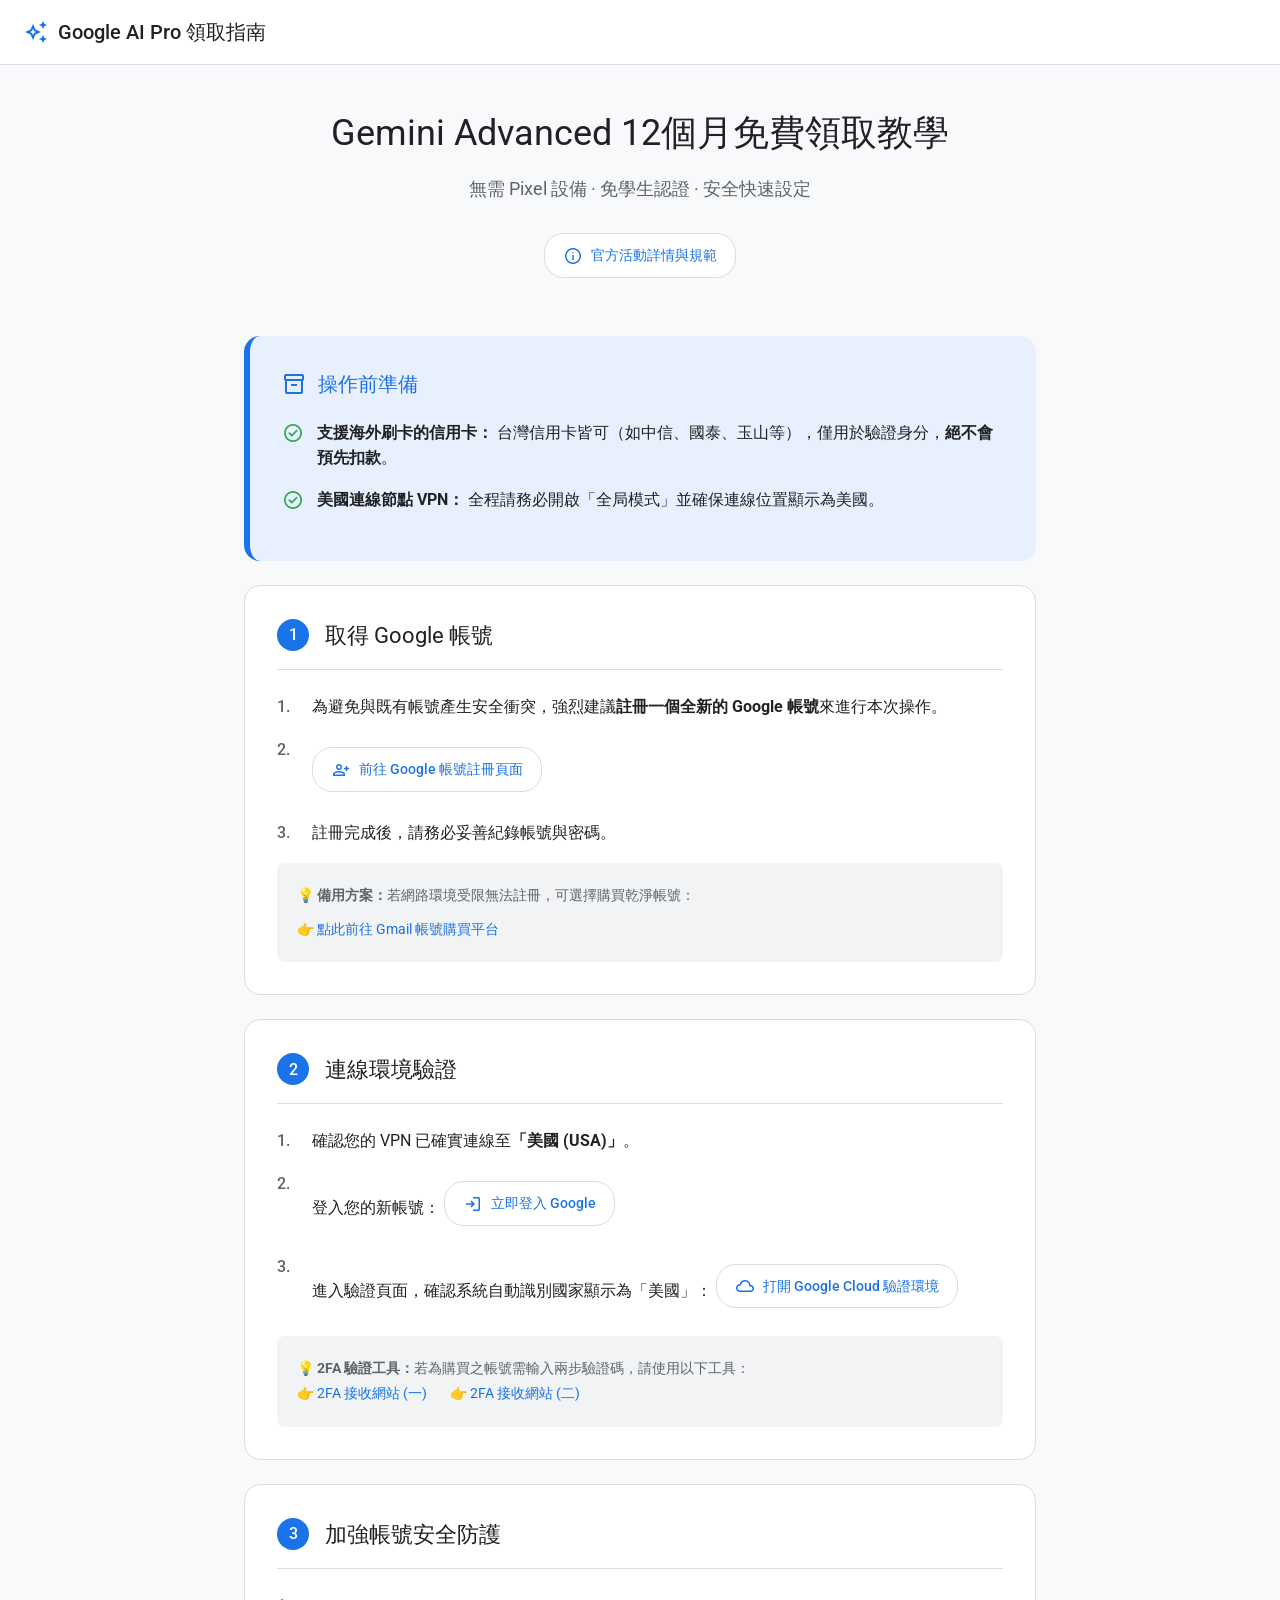
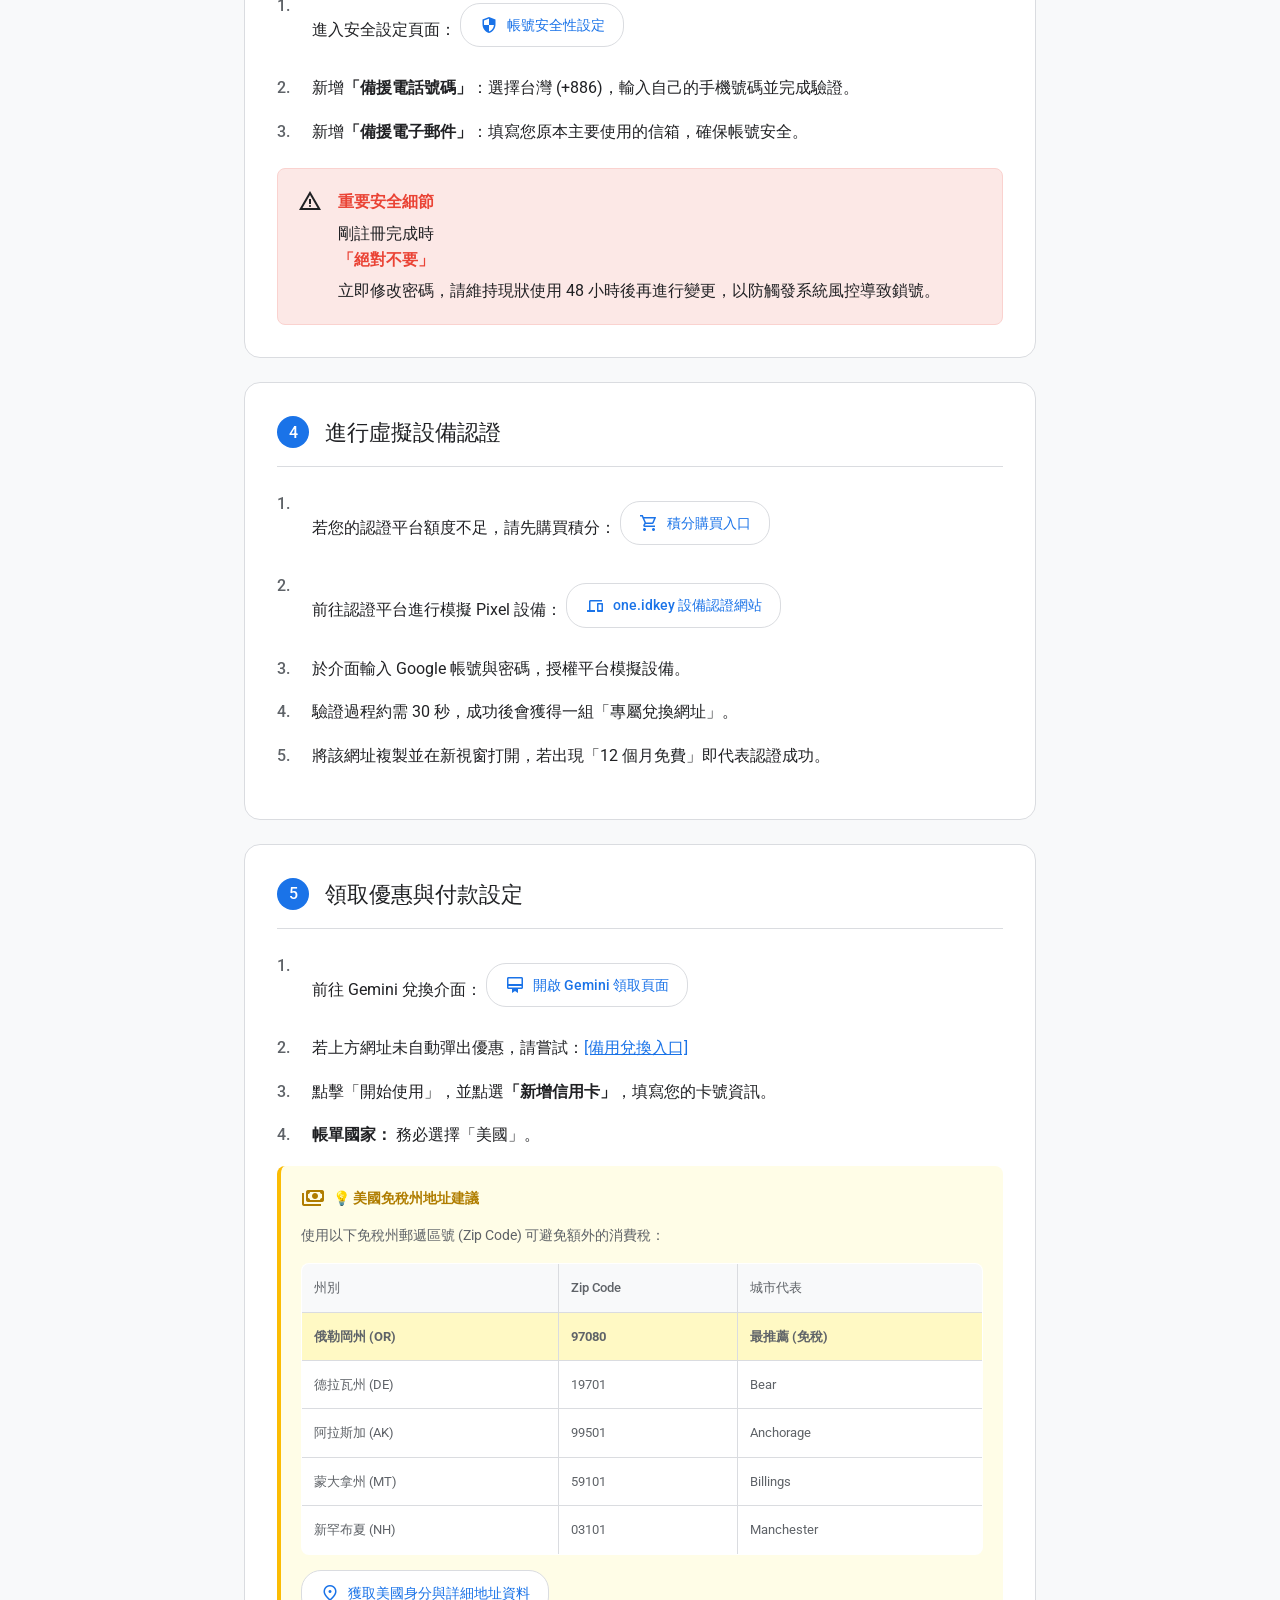
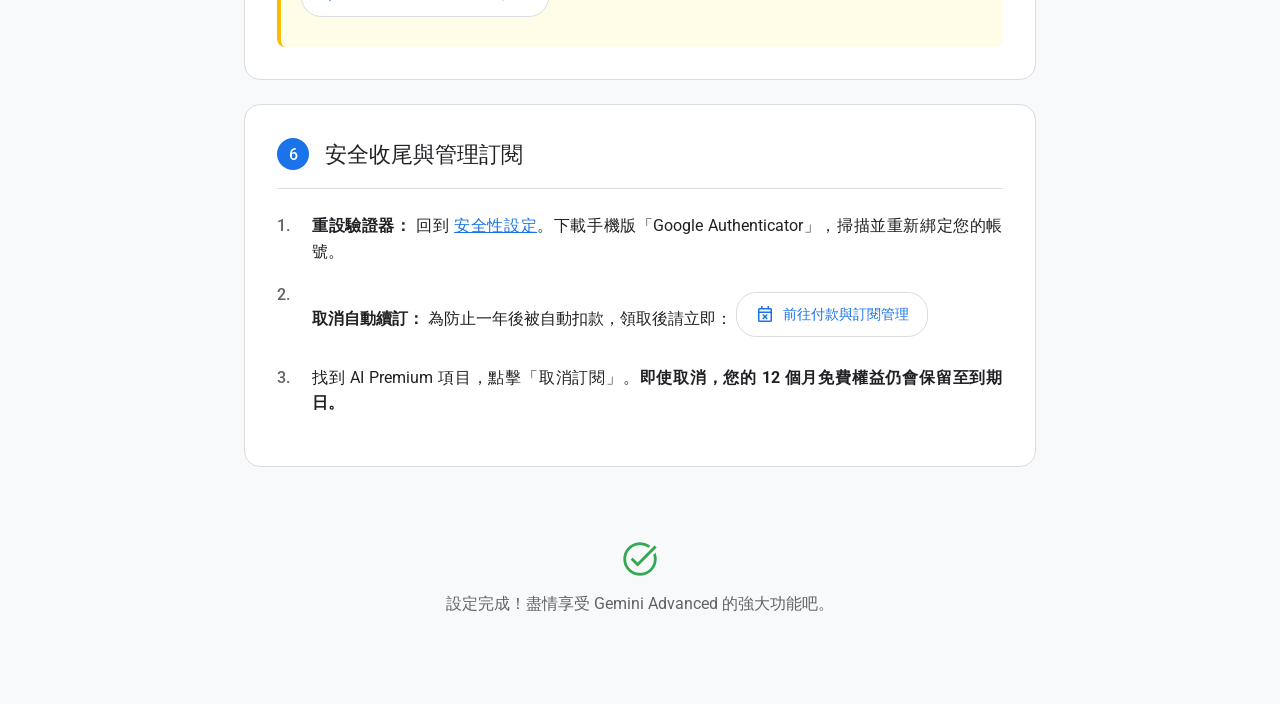
<file: index.html>
<!DOCTYPE html>
<html lang="zh-TW">
<head>
    <meta charset="UTF-8">
    <meta name="viewport" content="width=device-width, initial-scale=1.0">
    <title>Gemini Advanced 12個月免費領取教學 - 專業實操指南</title>
    <link href="https://fonts.googleapis.com/css2?family=Roboto:wght@300;400;500;700&display=swap" rel="stylesheet">
    <link href="https://fonts.googleapis.com/css2?family=Material+Symbols+Outlined:opsz,wght,FILL,GRAD@24,400,0,0" rel="stylesheet">
    <style>
        :root {
            --google-blue: #1a73e8;
            --google-red: #ea4335;
            --google-yellow: #fbbc04;
            --google-green: #34a853;
            --bg-color: #f8f9fa;
            --surface-color: #ffffff;
            --text-primary: #202124;
            --text-secondary: #5f6368;
            --border-color: #dadce0;
            --hover-bg: #f1f3f4;
            --shadow-sm: 0 1px 2px 0 rgba(60,64,67,0.3), 0 1px 3px 1px rgba(60,64,67,0.15);
            --shadow-md: 0 4px 6px -1px rgba(0,0,0,0.1), 0 2px 4px -1px rgba(0,0,0,0.06);
            --radius-lg: 16px;
            --radius-md: 8px;
        }

        * {
            box-sizing: border-box;
            margin: 0;
            padding: 0;
        }

        body {
            font-family: 'Roboto', -apple-system, BlinkMacSystemFont, "Segoe UI", Arial, sans-serif;
            background-color: var(--bg-color);
            color: var(--text-primary);
            line-height: 1.6;
            -webkit-font-smoothing: antialiased;
        }

        /* 響應式導航列 */
        nav {
            background-color: var(--surface-color);
            padding: 16px 24px;
            display: flex;
            align-items: center;
            border-bottom: 1px solid var(--border-color);
            position: sticky;
            top: 0;
            z-index: 100;
        }

        .nav-logo {
            font-size: 20px;
            font-weight: 500;
            color: var(--text-primary);
            display: flex;
            align-items: center;
            gap: 10px;
        }
        
        .nav-logo span {
            color: var(--google-blue);
        }

        /* 主容器自適應 */
        main {
            width: 100%;
            max-width: 840px;
            margin: 0 auto;
            padding: 24px 16px;
        }

        @media (min-width: 768px) {
            main {
                padding: 40px 24px;
            }
        }

        /* 標題美化 */
        .page-header {
            text-align: center;
            margin-bottom: 48px;
        }

        .page-header h1 {
            font-size: clamp(24px, 5vw, 36px);
            font-weight: 400;
            margin-bottom: 12px;
            color: var(--text-primary);
        }

        .page-header p {
            font-size: clamp(14px, 2vw, 18px);
            color: var(--text-secondary);
        }

        /* 谷歌卡片設計 */
        .card {
            background: var(--surface-color);
            border-radius: var(--radius-lg);
            border: 1px solid var(--border-color);
            padding: clamp(20px, 4vw, 32px);
            margin-bottom: 24px;
            transition: box-shadow 0.3s ease;
        }

        .card:hover {
            box-shadow: var(--shadow-sm);
        }

        .prep-section {
            background-color: #e8f0fe;
            border: none;
            border-left: 6px solid var(--google-blue);
        }

        .prep-title {
            color: var(--google-blue);
            display: flex;
            align-items: center;
            gap: 12px;
            font-size: 20px;
            font-weight: 500;
            margin-bottom: 20px;
        }

        /* 步驟 Header */
        .step-header {
            display: flex;
            align-items: center;
            gap: 16px;
            margin-bottom: 24px;
            padding-bottom: 16px;
            border-bottom: 1px solid var(--border-color);
        }

        .step-number {
            background-color: var(--google-blue);
            color: white;
            width: 32px;
            height: 32px;
            border-radius: 50%;
            display: flex;
            align-items: center;
            justify-content: center;
            font-size: 16px;
            font-weight: 500;
            flex-shrink: 0;
        }

        .step-title {
            font-size: 22px;
            font-weight: 400;
            color: var(--text-primary);
        }

        /* 重點：數字清單完美對齊 (Straight Alignment) */
        ol.custom-list {
            list-style: none;
            counter-reset: step-counter;
        }

        ol.custom-list > li {
            position: relative;
            padding-left: 35px; /* 增加左側間距給數字 */
            margin-bottom: 18px;
            font-size: 16px;
            color: var(--text-primary);
            text-align: justify;
        }

        ol.custom-list > li::before {
            counter-increment: step-counter;
            content: counter(step-counter) ".";
            position: absolute;
            left: 0;
            top: 0;
            width: 25px; /* 固定數字寬度確保對齊 */
            color: var(--text-secondary);
            font-weight: 500;
            text-align: left;
        }

        /* 複選清單樣式 */
        ul.check-list {
            list-style: none;
        }

        ul.check-list li {
            position: relative;
            padding-left: 35px;
            margin-bottom: 16px;
        }

        ul.check-list li .material-symbols-outlined {
            position: absolute;
            left: 0;
            top: 2px;
            color: var(--google-green);
            font-size: 22px;
        }

        /* 專業按鈕樣式 */
        .action-link {
            display: inline-flex;
            align-items: center;
            gap: 8px;
            color: var(--google-blue);
            text-decoration: none;
            font-weight: 500;
            padding: 10px 18px;
            border: 1px solid var(--border-color);
            border-radius: 20px;
            transition: all 0.2s ease;
            background-color: var(--surface-color);
            margin: 10px 0;
            font-size: 14px;
        }

        .action-link:hover {
            background-color: rgba(26,115,232,0.04);
            border-color: var(--google-blue);
            box-shadow: 0 1px 2px rgba(0,0,0,0.1);
        }
        
        .action-link .material-symbols-outlined {
            font-size: 20px;
        }

        /* 警告與筆記區塊 */
        .alert {
            display: flex;
            gap: 16px;
            padding: 20px;
            border-radius: var(--radius-md);
            margin-top: 24px;
            background-color: #fce8e6;
            border: 1px solid #fad2cf;
        }

        .alert-content strong {
            display: block;
            color: var(--google-red);
            margin-bottom: 6px;
            font-size: 16px;
        }

        .note-box {
            background-color: #f1f3f4;
            padding: 20px;
            border-radius: var(--radius-md);
            margin-top: 16px;
            font-size: 14px;
            color: var(--text-secondary);
            line-height: 1.8;
            overflow-x: auto; /* 防止表格在小螢幕爆開 */
        }

        /* 免稅州表格自適應 */
        .tax-free-table {
            width: 100%;
            min-width: 300px;
            border-collapse: collapse;
            margin-top: 15px;
            background-color: #ffffff;
            border-radius: 8px;
            overflow: hidden;
            border: 1px solid var(--border-color);
        }

        .tax-free-table td, .tax-free-table th {
            padding: 12px;
            border: 1px solid var(--border-color);
            text-align: left;
            font-size: 13px;
        }

        .tax-free-table th {
            background-color: #f8f9fa;
            font-weight: 500;
            color: var(--text-secondary);
        }

        /* 回到頂部按鈕 (FAB) */
        #fab {
            position: fixed;
            bottom: 24px;
            right: 24px;
            width: 56px;
            height: 56px;
            border-radius: 50%;
            background-color: var(--surface-color);
            color: var(--google-blue);
            border: none;
            box-shadow: var(--shadow-md);
            cursor: pointer;
            display: none;
            align-items: center;
            justify-content: center;
            transition: all 0.2s ease;
            z-index: 1000;
        }

        #fab:hover {
            background-color: var(--google-blue);
            color: white;
            transform: scale(1.1);
        }

        /* 結語 */
        .footer-status {
            text-align: center;
            padding: 48px 0;
            color: var(--text-secondary);
        }

        .footer-status .material-symbols-outlined {
            font-size: 40px;
            color: var(--google-green);
            margin-bottom: 12px;
        }
    </style>
</head>
<body>

    <nav>
        <div class="nav-logo">
            <span class="material-symbols-outlined">auto_awesome</span>
            Google AI Pro 領取指南
        </div>
    </nav>

    <main>
        <header class="page-header">
            <h1>Gemini Advanced 12個月免費領取教學</h1>
            <p>無需 Pixel 設備 · 免學生認證 · 安全快速設定</p>
            <div style="margin-top: 20px;">
                <a href="https://support.google.com/gemini/answer/13529884" target="_blank" class="action-link">
                    <span class="material-symbols-outlined">info</span> 官方活動詳情與規範
                </a>
            </div>
        </header>

        <section class="card prep-section">
            <div class="prep-title">
                <span class="material-symbols-outlined">inventory_2</span>
                操作前準備
            </div>
            <ul class="check-list">
                <li>
                    <span class="material-symbols-outlined">check_circle</span>
                    <strong>支援海外刷卡的信用卡：</strong> 台灣信用卡皆可（如中信、國泰、玉山等），僅用於驗證身分，<strong>絕不會預先扣款</strong>。
                </li>
                <li>
                    <span class="material-symbols-outlined">check_circle</span>
                    <strong>美國連線節點 VPN：</strong> 全程請務必開啟「全局模式」並確保連線位置顯示為美國。
                </li>
            </ul>
        </section>

        <section class="card step-container">
            <div class="step-header">
                <div class="step-number">1</div>
                <h2 class="step-title">取得 Google 帳號</h2>
            </div>
            <ol class="custom-list">
                <li>為避免與既有帳號產生安全衝突，強烈建議<strong>註冊一個全新的 Google 帳號</strong>來進行本次操作。</li>
                <li>
                    <a href="https://accounts.google.com/signup" target="_blank" class="action-link">
                        <span class="material-symbols-outlined">person_add</span> 前往 Google 帳號註冊頁面
                    </a>
                </li>
                <li>註冊完成後，請務必妥善紀錄帳號與密碼。</li>
            </ol>
            <div class="note-box">
                <strong>💡 備用方案：</strong>若網路環境受限無法註冊，可選擇購買乾淨帳號：<br>
                <a href="https://gmailbuy.com/" target="_blank" style="color: var(--google-blue); text-decoration: none; display: inline-block; margin-top: 8px;">👉 點此前往 Gmail 帳號購買平台</a>
            </div>
        </section>

        <section class="card step-container">
            <div class="step-header">
                <div class="step-number">2</div>
                <h2 class="step-title">連線環境驗證</h2>
            </div>
            <ol class="custom-list">
                <li>確認您的 VPN 已確實連線至<strong>「美國 (USA)」</strong>。</li>
                <li>
                    登入您的新帳號：
                    <a href="https://accounts.google.com/" target="_blank" class="action-link">
                        <span class="material-symbols-outlined">login</span> 立即登入 Google
                    </a>
                </li>
                <li>
                    進入驗證頁面，確認系統自動識別國家顯示為「美國」：
                    <a href="https://console.cloud.google.com/welcome/new?pli=1" target="_blank" class="action-link">
                        <span class="material-symbols-outlined">cloud</span> 打開 Google Cloud 驗證環境
                    </a>
                </li>
            </ol>
            <div class="note-box">
                <strong>💡 2FA 驗證工具：</strong>若為購買之帳號需輸入兩步驗證碼，請使用以下工具：<br>
                <a href="https://2fa.vip/" target="_blank" style="color: var(--google-blue); text-decoration: none; margin-right: 20px;">👉 2FA 接收網站 (一)</a>
                <a href="https://2fa.kennygmail.com/" target="_blank" style="color: var(--google-blue); text-decoration: none;">👉 2FA 接收網站 (二)</a>
            </div>
        </section>

        <section class="card step-container">
            <div class="step-header">
                <div class="step-number">3</div>
                <h2 class="step-title">加強帳號安全防護</h2>
            </div>
            <ol class="custom-list">
                <li>
                    進入安全設定頁面：
                    <a href="https://myaccount.google.com/security" target="_blank" class="action-link">
                        <span class="material-symbols-outlined">security</span> 帳號安全性設定
                    </a>
                </li>
                <li>新增<strong>「備援電話號碼」</strong>：選擇台灣 (+886)，輸入自己的手機號碼並完成驗證。</li>
                <li>新增<strong>「備援電子郵件」</strong>：填寫您原本主要使用的信箱，確保帳號安全。</li>
            </ol>
            <div class="alert">
                <span class="material-symbols-outlined alert-icon">warning</span>
                <div class="alert-content">
                    <strong>重要安全細節</strong>
                    <span>剛註冊完成時<strong>「絕對不要」</strong>立即修改密碼，請維持現狀使用 48 小時後再進行變更，以防觸發系統風控導致鎖號。</span>
                </div>
            </div>
        </section>

        <section class="card step-container">
            <div class="step-header">
                <div class="step-number">4</div>
                <h2 class="step-title">進行虛擬設備認證</h2>
            </div>
            <ol class="custom-list">
                <li>
                    若您的認證平台額度不足，請先購買積分：
                    <a href="https://www.pksto.com/" target="_blank" class="action-link">
                        <span class="material-symbols-outlined">shopping_cart</span> 積分購買入口
                    </a>
                </li>
                <li>
                    前往認證平台進行模擬 Pixel 設備：
                    <a href="https://one.idkey.cc/?ref=729999721" target="_blank" class="action-link">
                        <span class="material-symbols-outlined">devices</span> one.idkey 設備認證網站
                    </a>
                </li>
                <li>於介面輸入 Google 帳號與密碼，授權平台模擬設備。</li>
                <li>驗證過程約需 30 秒，成功後會獲得一組「專屬兌換網址」。</li>
                <li>將該網址複製並在新視窗打開，若出現「12 個月免費」即代表認證成功。</li>
            </ol>
        </section>

        <section class="card step-container">
            <div class="step-header">
                <div class="step-number">5</div>
                <h2 class="step-title">領取優惠與付款設定</h2>
            </div>
            <ol class="custom-list">
                <li>
                    前往 Gemini 兌換介面：
                    <a href="https://gemini.google.com/app" target="_blank" class="action-link">
                        <span class="material-symbols-outlined">card_membership</span> 開啟 Gemini 領取頁面
                    </a>
                </li>
                <li>若上方網址未自動彈出優惠，請嘗試：<a href="https://gemini.google.com/gems/create?hl=en-US" target="_blank" style="color: var(--google-blue);">[備用兌換入口]</a></li>
                <li>點擊「開始使用」，並點選<strong>「新增信用卡」</strong>，填寫您的卡號資訊。</li>
                <li><strong>帳單國家：</strong> 務必選擇「美國」。</li>
            </ol>

            <div class="note-box" style="border-left: 4px solid var(--google-yellow); background-color: #fffde7;">
                <div style="display:flex; align-items:center; gap:8px; color:#b07d00; margin-bottom:12px;">
                    <span class="material-symbols-outlined">payments</span>
                    <strong>💡 美國免稅州地址建議</strong>
                </div>
                <p style="margin-bottom: 12px;">使用以下免稅州郵遞區號 (Zip Code) 可避免額外的消費稅：</p>
                <table class="tax-free-table">
                    <thead>
                        <tr><th>州別</th><th>Zip Code</th><th>城市代表</th></tr>
                    </thead>
                    <tbody>
                        <tr style="background-color: #fff9c4;"><td><b>俄勒岡州 (OR)</b></td><td><b>97080</b></td><td><b>最推薦 (免稅)</b></td></tr>
                        <tr><td>德拉瓦州 (DE)</td><td>19701</td><td>Bear</td></tr>
                        <tr><td>阿拉斯加 (AK)</td><td>99501</td><td>Anchorage</td></tr>
                        <tr><td>蒙大拿州 (MT)</td><td>59101</td><td>Billings</td></tr>
                        <tr><td>新罕布夏 (NH)</td><td>03101</td><td>Manchester</td></tr>
                    </tbody>
                </table>
                <a href="https://www.meiguodizhi.com/" target="_blank" class="action-link" style="margin-top: 15px;">
                    <span class="material-symbols-outlined">location_on</span> 獲取美國身分與詳細地址資料
                </a>
            </div>
        </section>

        <section class="card step-container">
            <div class="step-header">
                <div class="step-number">6</div>
                <h2 class="step-title">安全收尾與管理訂閱</h2>
            </div>
            <ol class="custom-list">
                <li>
                    <strong>重設驗證器：</strong> 回到 <a href="https://myaccount.google.com/security" target="_blank" style="color: var(--google-blue);">安全性設定</a>。下載手機版「Google Authenticator」，掃描並重新綁定您的帳號。
                </li>
                <li>
                    <strong>取消自動續訂：</strong> 為防止一年後被自動扣款，領取後請立即：
                    <a href="https://myaccount.google.com/subscriptions" target="_blank" class="action-link">
                        <span class="material-symbols-outlined">event_busy</span> 前往付款與訂閱管理
                    </a>
                </li>
                <li>找到 AI Premium 項目，點擊「取消訂閱」。<strong>即使取消，您的 12 個月免費權益仍會保留至到期日。</strong></li>
            </ol>
        </section>

        <div class="footer-status">
            <span class="material-symbols-outlined">task_alt</span>
            <p>設定完成！盡情享受 Gemini Advanced 的強大功能吧。</p>
        </div>
    </main>

    <button id="fab" title="回到頂部">
        <span class="material-symbols-outlined">arrow_upward</span>
    </button>

    <script>
        document.addEventListener('DOMContentLoaded', function() {
            const fab = document.getElementById('fab');
            window.addEventListener('scroll', function() {
                if (window.scrollY > 400) {
                    fab.style.display = 'flex';
                } else {
                    fab.style.display = 'none';
                }
            });
            fab.addEventListener('click', function() {
                window.scrollTo({ top: 0, behavior: 'smooth' });
            });
        });
    </script>
</body>
</html>
</file>
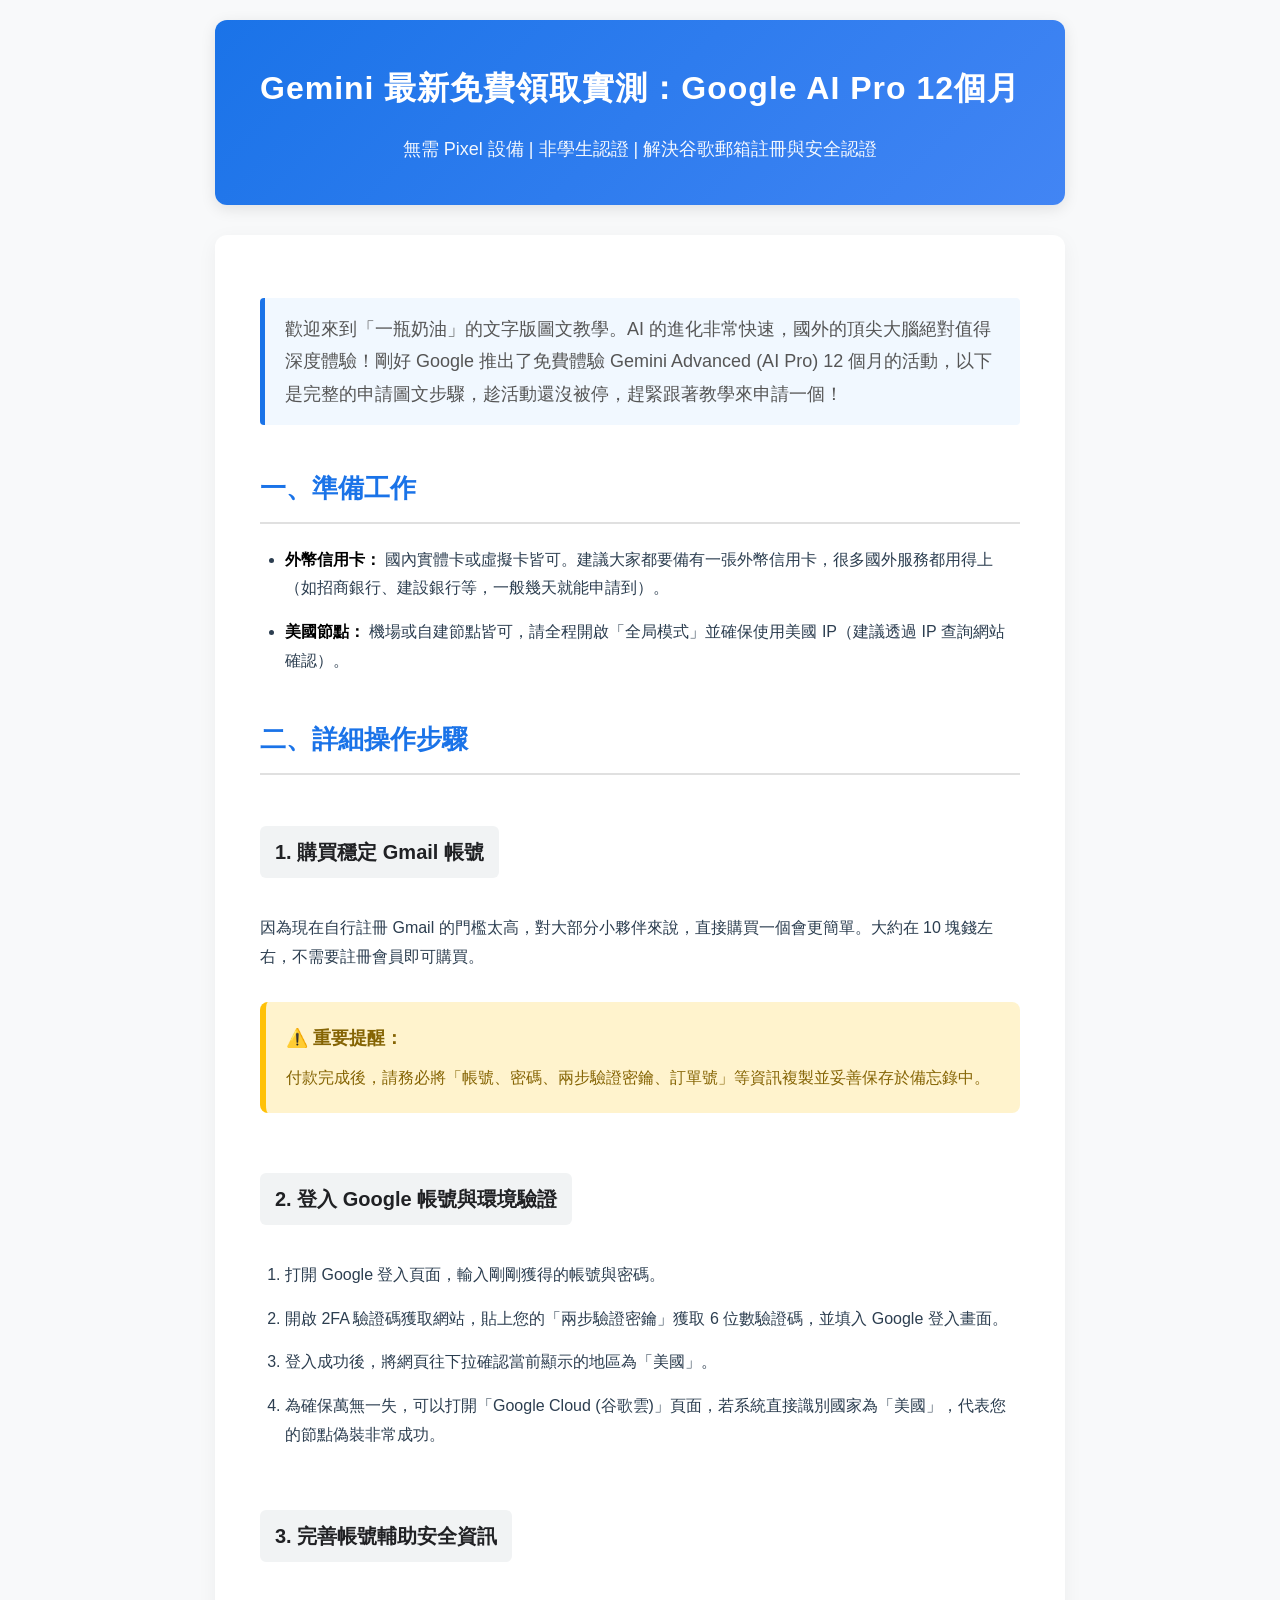
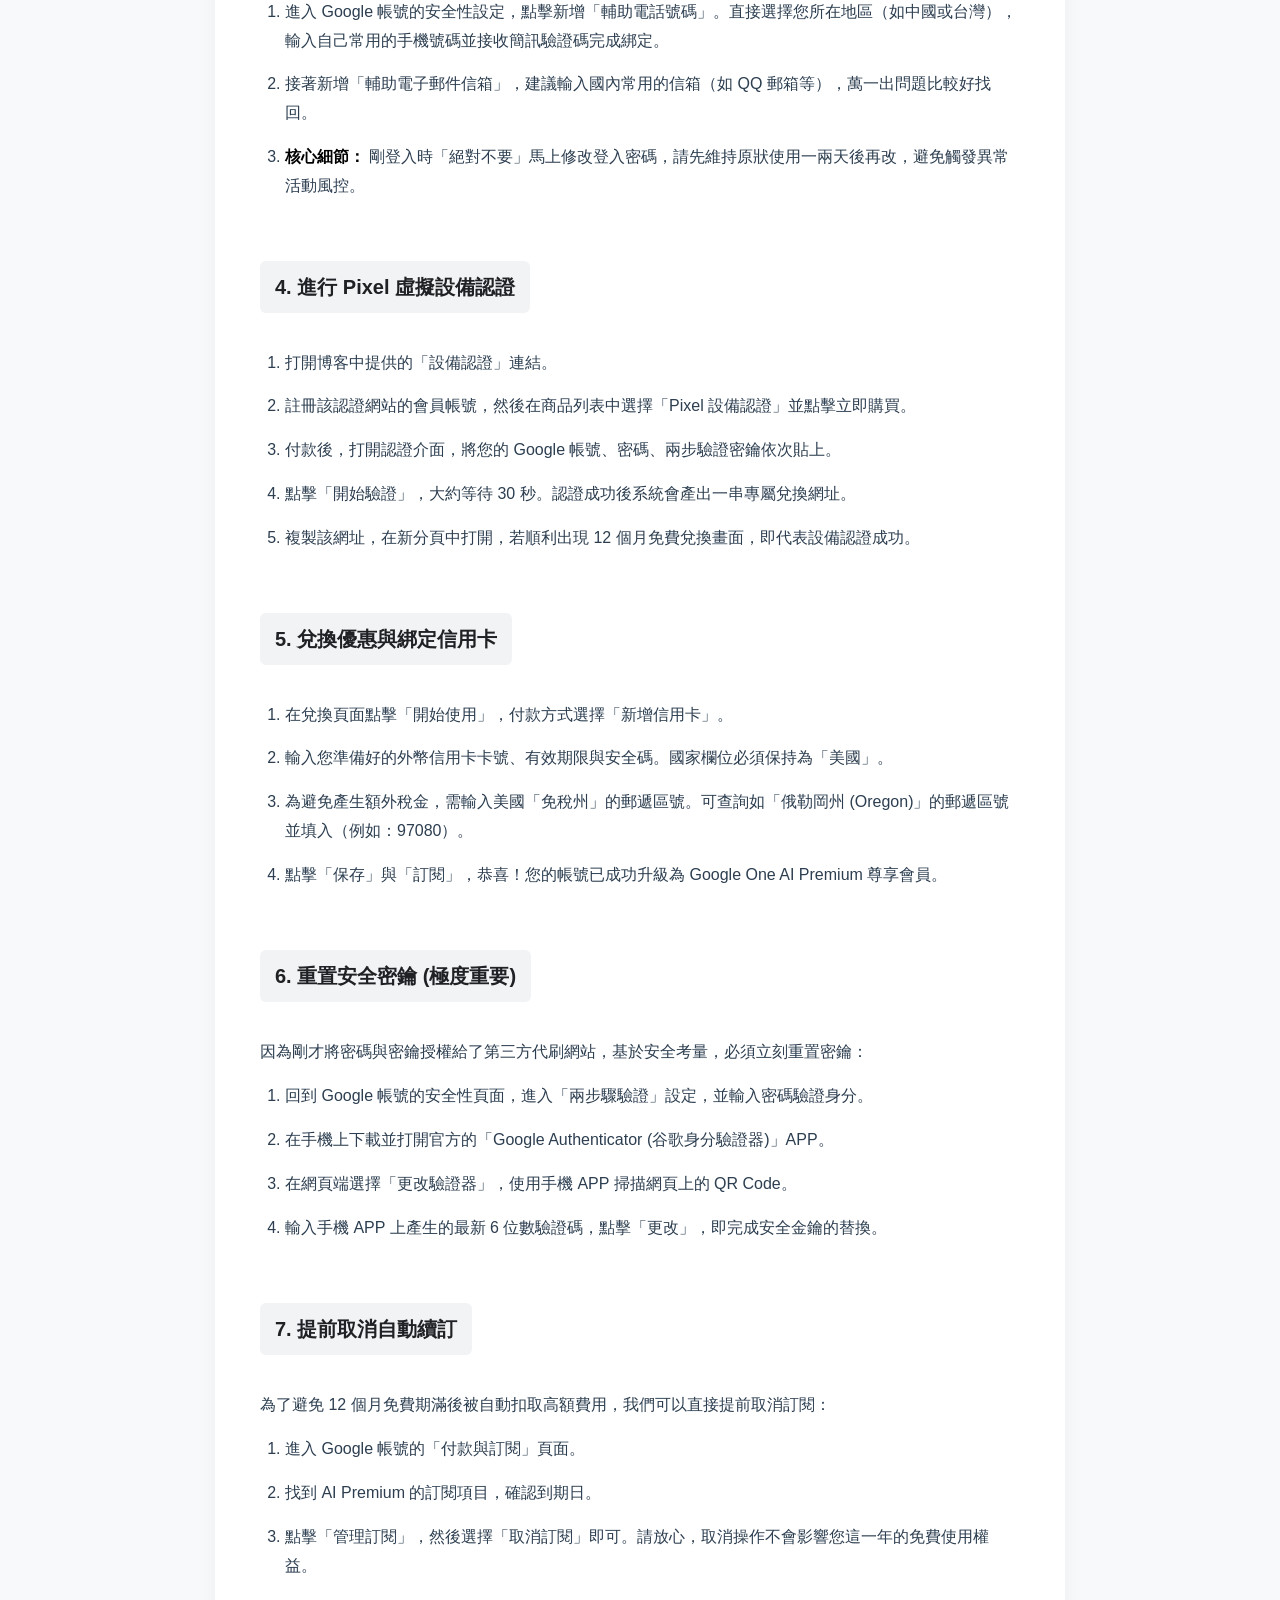
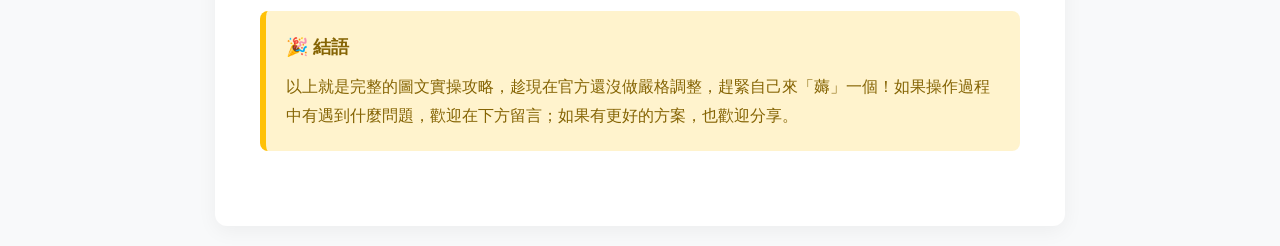
<file: cream.html>
<!DOCTYPE html>
<html lang="zh-TW">
<head>
    <meta charset="UTF-8">
    <meta name="viewport" content="width=device-width, initial-scale=1.0">
    <title>一瓶奶油博客教學：Gemini Advanced 12個月免費領取</title>
    <link rel="stylesheet" href="blog_style.css">
</head>
<body>
    <header>
        <h1>Gemini 最新免費領取實測：Google AI Pro 12個月</h1>
        <p>無需 Pixel 設備 | 非學生認證 | 解決谷歌郵箱註冊與安全認證</p>
    </header>
    
    <div class="container">
        <p class="intro-text">歡迎來到「一瓶奶油」的文字版圖文教學。AI 的進化非常快速，國外的頂尖大腦絕對值得深度體驗！剛好 Google 推出了免費體驗 Gemini Advanced (AI Pro) 12 個月的活動，以下是完整的申請圖文步驟，趁活動還沒被停，趕緊跟著教學來申請一個！</p>
        
        <h2>一、準備工作</h2>
        <ul>
            <li><strong>外幣信用卡：</strong> 國內實體卡或虛擬卡皆可。建議大家都要備有一張外幣信用卡，很多國外服務都用得上（如招商銀行、建設銀行等，一般幾天就能申請到）。</li>
            <li><strong>美國節點：</strong> 機場或自建節點皆可，請全程開啟「全局模式」並確保使用美國 IP（建議透過 IP 查詢網站確認）。</li>
        </ul>

        <h2>二、詳細操作步驟</h2>

        <h3>1. 購買穩定 Gmail 帳號</h3>
        <p>因為現在自行註冊 Gmail 的門檻太高，對大部分小夥伴來說，直接購買一個會更簡單。大約在 10 塊錢左右，不需要註冊會員即可購買。</p>
        <div class="warning">
            <strong>⚠️ 重要提醒：</strong> 付款完成後，請務必將「帳號、密碼、兩步驗證密鑰、訂單號」等資訊複製並妥善保存於備忘錄中。
        </div>

        <h3>2. 登入 Google 帳號與環境驗證</h3>
        <ol>
            <li>打開 Google 登入頁面，輸入剛剛獲得的帳號與密碼。</li>
            <li>開啟 2FA 驗證碼獲取網站，貼上您的「兩步驗證密鑰」獲取 6 位數驗證碼，並填入 Google 登入畫面。</li>
            <li>登入成功後，將網頁往下拉確認當前顯示的地區為「美國」。</li>
            <li>為確保萬無一失，可以打開「Google Cloud (谷歌雲)」頁面，若系統直接識別國家為「美國」，代表您的節點偽裝非常成功。</li>
        </ol>

        <h3>3. 完善帳號輔助安全資訊</h3>
        <ol>
            <li>進入 Google 帳號的安全性設定，點擊新增「輔助電話號碼」。直接選擇您所在地區（如中國或台灣），輸入自己常用的手機號碼並接收簡訊驗證碼完成綁定。</li>
            <li>接著新增「輔助電子郵件信箱」，建議輸入國內常用的信箱（如 QQ 郵箱等），萬一出問題比較好找回。</li>
            <li><strong>核心細節：</strong> 剛登入時「絕對不要」馬上修改登入密碼，請先維持原狀使用一兩天後再改，避免觸發異常活動風控。</li>
        </ol>

        <h3>4. 進行 Pixel 虛擬設備認證</h3>
        <ol>
            <li>打開博客中提供的「設備認證」連結。</li>
            <li>註冊該認證網站的會員帳號，然後在商品列表中選擇「Pixel 設備認證」並點擊立即購買。</li>
            <li>付款後，打開認證介面，將您的 Google 帳號、密碼、兩步驗證密鑰依次貼上。</li>
            <li>點擊「開始驗證」，大約等待 30 秒。認證成功後系統會產出一串專屬兌換網址。</li>
            <li>複製該網址，在新分頁中打開，若順利出現 12 個月免費兌換畫面，即代表設備認證成功。</li>
        </ol>

        <h3>5. 兌換優惠與綁定信用卡</h3>
        <ol>
            <li>在兌換頁面點擊「開始使用」，付款方式選擇「新增信用卡」。</li>
            <li>輸入您準備好的外幣信用卡卡號、有效期限與安全碼。國家欄位必須保持為「美國」。</li>
            <li>為避免產生額外稅金，需輸入美國「免稅州」的郵遞區號。可查詢如「俄勒岡州 (Oregon)」的郵遞區號並填入（例如：97080）。</li>
            <li>點擊「保存」與「訂閱」，恭喜！您的帳號已成功升級為 Google One AI Premium 尊享會員。</li>
        </ol>

        <h3>6. 重置安全密鑰 (極度重要)</h3>
        <p>因為剛才將密碼與密鑰授權給了第三方代刷網站，基於安全考量，必須立刻重置密鑰：</p>
        <ol>
            <li>回到 Google 帳號的安全性頁面，進入「兩步驟驗證」設定，並輸入密碼驗證身分。</li>
            <li>在手機上下載並打開官方的「Google Authenticator (谷歌身分驗證器)」APP。</li>
            <li>在網頁端選擇「更改驗證器」，使用手機 APP 掃描網頁上的 QR Code。</li>
            <li>輸入手機 APP 上產生的最新 6 位數驗證碼，點擊「更改」，即完成安全金鑰的替換。</li>
        </ol>

        <h3>7. 提前取消自動續訂</h3>
        <p>為了避免 12 個月免費期滿後被自動扣取高額費用，我們可以直接提前取消訂閱：</p>
        <ol>
            <li>進入 Google 帳號的「付款與訂閱」頁面。</li>
            <li>找到 AI Premium 的訂閱項目，確認到期日。</li>
            <li>點擊「管理訂閱」，然後選擇「取消訂閱」即可。請放心，取消操作不會影響您這一年的免費使用權益。</li>
        </ol>

        <div class="warning">
            <strong>🎉 結語</strong>
            以上就是完整的圖文實操攻略，趁現在官方還沒做嚴格調整，趕緊自己來「薅」一個！如果操作過程中有遇到什麼問題，歡迎在下方留言；如果有更好的方案，也歡迎分享。
        </div>
    </div>
</body>
</html>
</file>
<file: blog_style.css>
/* blog_style.css */
body {
    font-family: -apple-system, BlinkMacSystemFont, "Segoe UI", Roboto, "Helvetica Neue", Arial, sans-serif;
    line-height: 1.8;
    color: #2c3e50;
    background-color: #f8f9fa;
    max-width: 850px;
    margin: 0 auto;
    padding: 20px;
}

header {
    background: linear-gradient(135deg, #1a73e8, #4285f4);
    color: #ffffff;
    padding: 40px 20px;
    border-radius: 12px;
    text-align: center;
    margin-bottom: 30px;
    box-shadow: 0 4px 15px rgba(0,0,0,0.1);
}

h1 {
    margin: 0 0 15px 0;
    font-size: 32px;
    letter-spacing: 1px;
}

header p {
    margin: 0;
    font-size: 18px;
    opacity: 0.95;
    font-weight: 300;
}

.container {
    background-color: #ffffff;
    padding: 45px;
    border-radius: 12px;
    box-shadow: 0 5px 20px rgba(0,0,0,0.05);
}

.intro-text {
    font-size: 18px;
    margin-bottom: 30px;
    color: #555;
    background-color: #f1f8ff;
    padding: 15px 20px;
    border-left: 5px solid #1a73e8;
    border-radius: 4px;
}

h2 {
    color: #1a73e8;
    border-bottom: 2px solid #e0e0e0;
    padding-bottom: 10px;
    margin-top: 40px;
    font-size: 26px;
}

h3 {
    color: #202124;
    margin-top: 30px;
    font-size: 20px;
    background-color: #f1f3f4;
    padding: 8px 15px;
    border-radius: 6px;
    display: inline-block;
}

ul, ol {
    margin-bottom: 30px;
    padding-left: 25px;
}

li {
    margin-bottom: 15px;
    font-size: 16px;
}

strong {
    color: #000;
}

.warning {
    background-color: #fff3cd;
    border-left: 6px solid #ffc107;
    padding: 20px;
    margin: 30px 0;
    border-radius: 8px;
    color: #856404;
}

.warning strong {
    color: #856404;
    display: block;
    margin-bottom: 10px;
    font-size: 18px;
}
</file>
